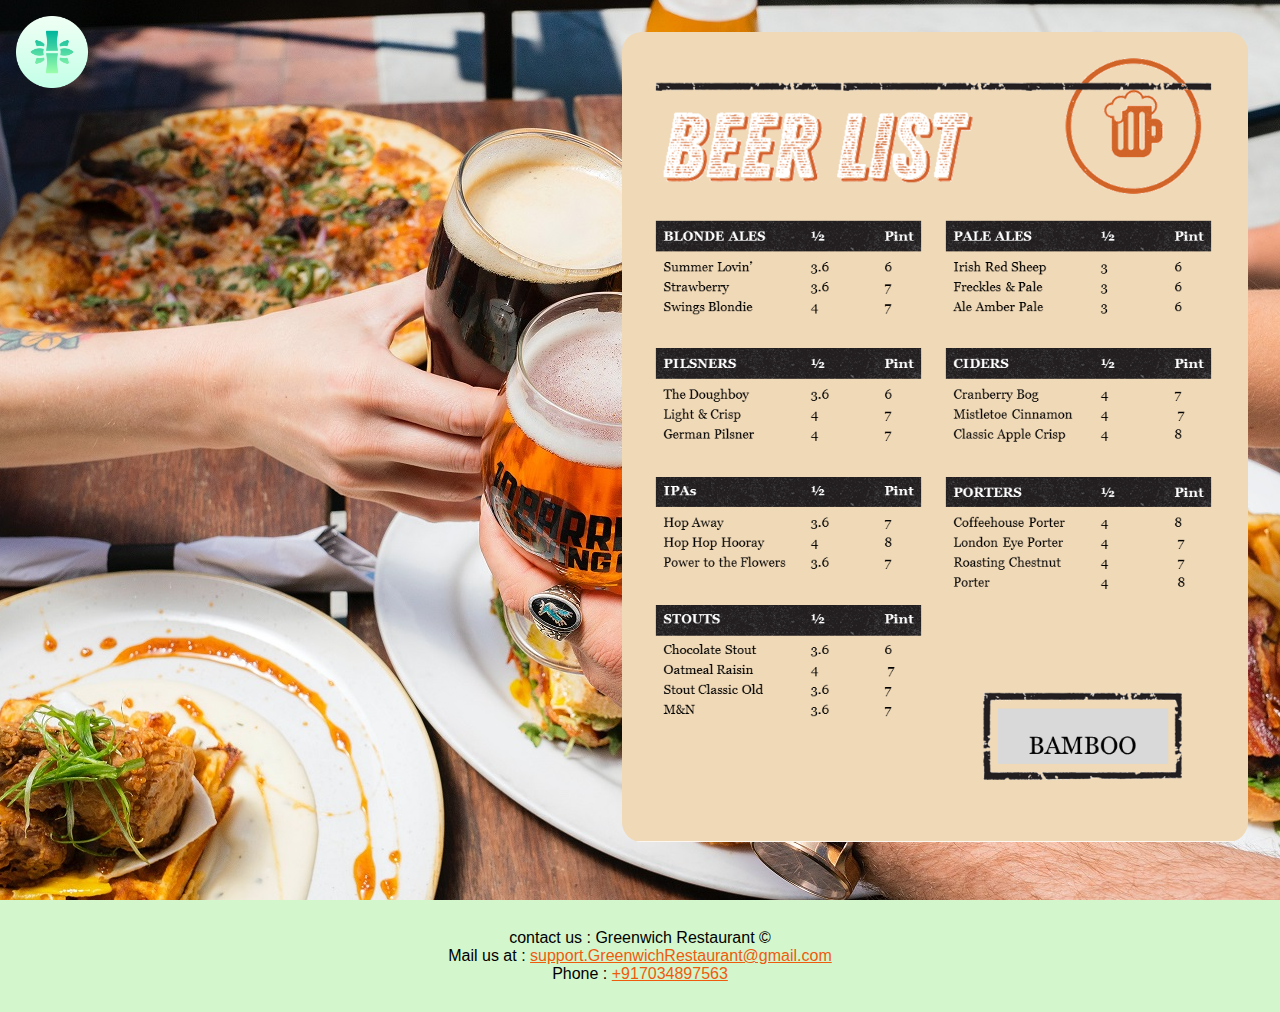
<file: Markup/1_Brewery_Menu.html>
<!DOCTYPE html>
<html lang="en">

<head>
    <meta charset="UTF-8">
    <meta http-equiv="X-UA-Compatible" content="IE=edge">
    <meta name="viewport" content="width=device-width, initial-scale=1.0">
    <title>Brewery Menu</title>
    <link rel="stylesheet" href="../Styles/menu.css">
</head>

<body>

    <header id="menu-1">
        <nav><img id="logo" src="../Assets/Home/logo.png" alt=""></a></nav>
        <main><img src="../Assets/BreweryMenu/Brewery Menu.png" alt=""></main>
    </header>

    <footer id="contact">
        <p id="copyright">contact us : Greenwich Restaurant &copy;</p>
        <p>Mail us at : <a name="mail" href="mailto: support.GreenwichRestaurant@gmail.com">support.GreenwichRestaurant@gmail.com</a></p>
        <p>Phone : <a name="cdf" href="tel: +917017350781 ">+917034897563 </a></p>
    </footer>
    </div>
</body>

</html>
</file>
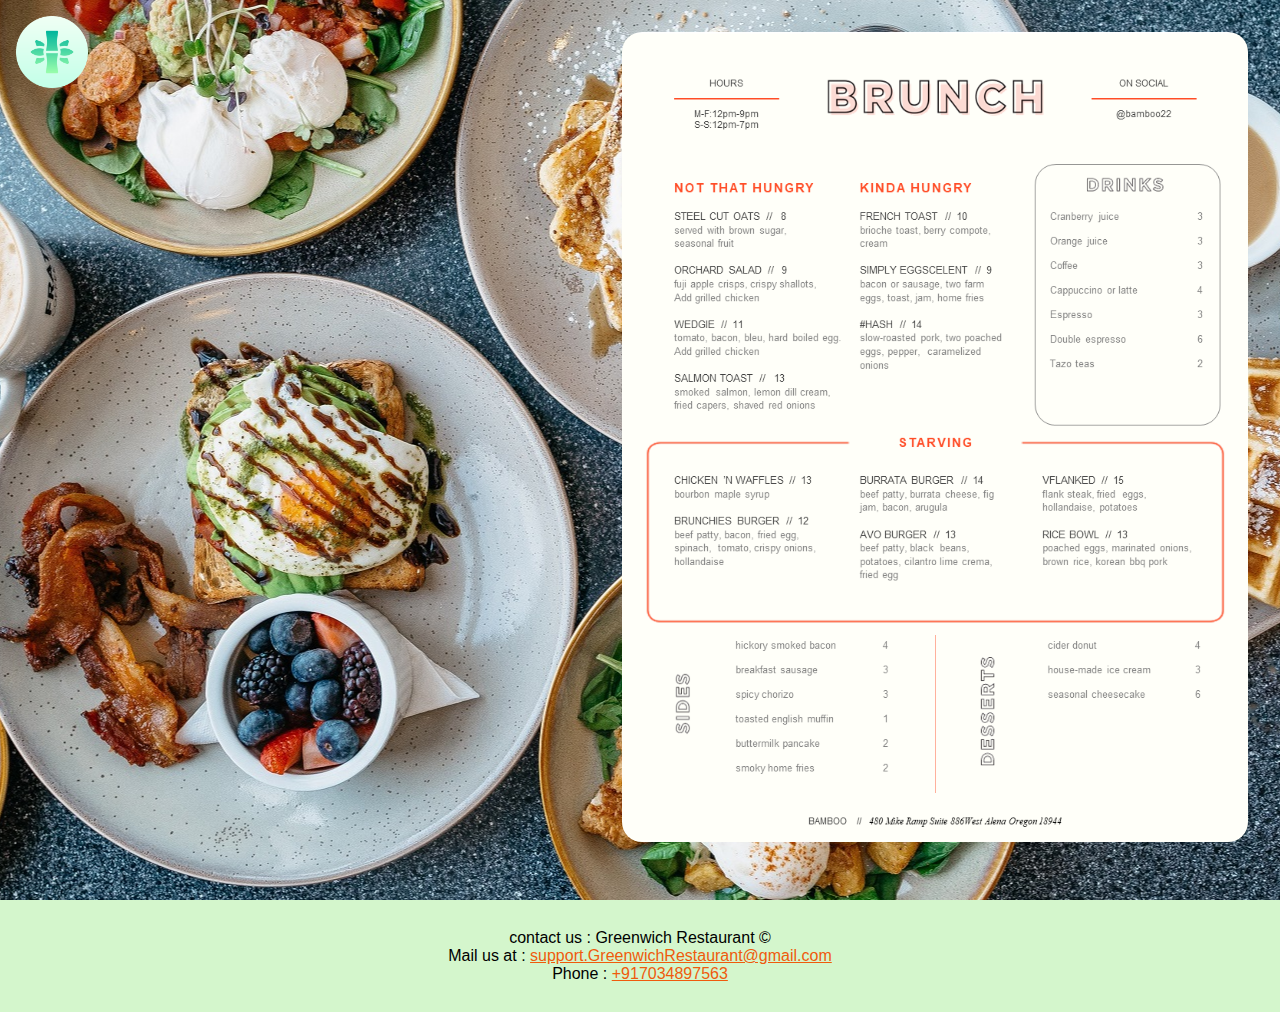
<file: Markup/2_Brunch_Menu.html>
<!DOCTYPE html>
<html lang="en">

<head>
    <meta charset="UTF-8">
    <meta http-equiv="X-UA-Compatible" content="IE=edge">
    <meta name="viewport" content="width=device-width, initial-scale=1.0">
    <title>Brunch Menu</title>
    <link rel="stylesheet" href="../Styles/menu.css">
</head>

<body>
    <header id="menu-2">
        <nav><img id="logo" src="../Assets/Home/logo.png" alt=""></a></nav>
        <main><img src="../Assets/BrunchMenu/Brunch Menu.png" alt=""></main>
    </header>

    <footer id="contact">
        <p id="copyright">contact us : Greenwich Restaurant &copy;</p>
        <p>Mail us at : <a name="mail" href="mailto: support.GreenwichRestaurant@gmail.com">support.GreenwichRestaurant@gmail.com</a></p>
        <p>Phone : <a name="cdf" href="tel: +917017350781 ">+917034897563 </a></p>
    </footer>
</body>

</html>
</file>
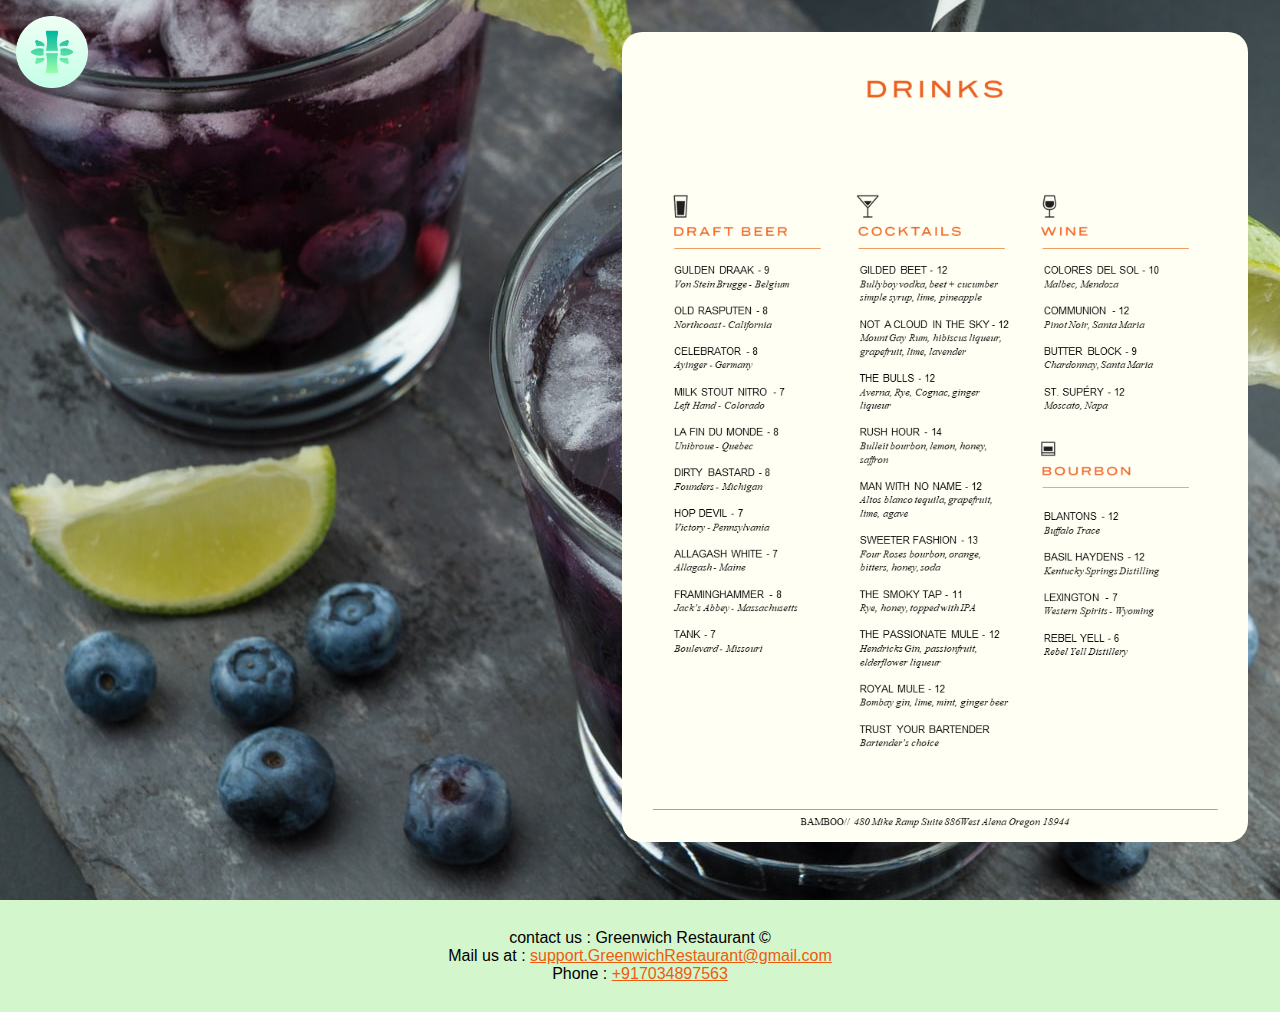
<file: Markup/3_Cocktail_Bar_Menu.html>
<!DOCTYPE html>
<html lang="en">

<head>
    <meta charset="UTF-8">
    <meta http-equiv="X-UA-Compatible" content="IE=edge">
    <meta name="viewport" content="width=device-width, initial-scale=1.0">
    <title>Cocktail Bar Menu</title>
    <link rel="stylesheet" href="../Styles/menu.css">
</head>

<body>
    <header id="menu-3">
        <nav><img id="logo" src="../Assets/Home/logo.png" alt=""></a></nav>
        <main><img src="../Assets/CocktailBarMenu/Cocktail Bar Menu.png" alt=""></main>
    </header>

    <footer id="contact">
        <p id="copyright">contact us : Greenwich Restaurant &copy;</p>
        <p>Mail us at : <a name="mail" href="mailto: support.GreenwichRestaurant@gmail.com">support.GreenwichRestaurant@gmail.com</a></p>
        <p>Phone : <a name="cdf" href="tel: +917017350781 ">+917034897563 </a></p>
    </footer>
</body>

</html>
</file>
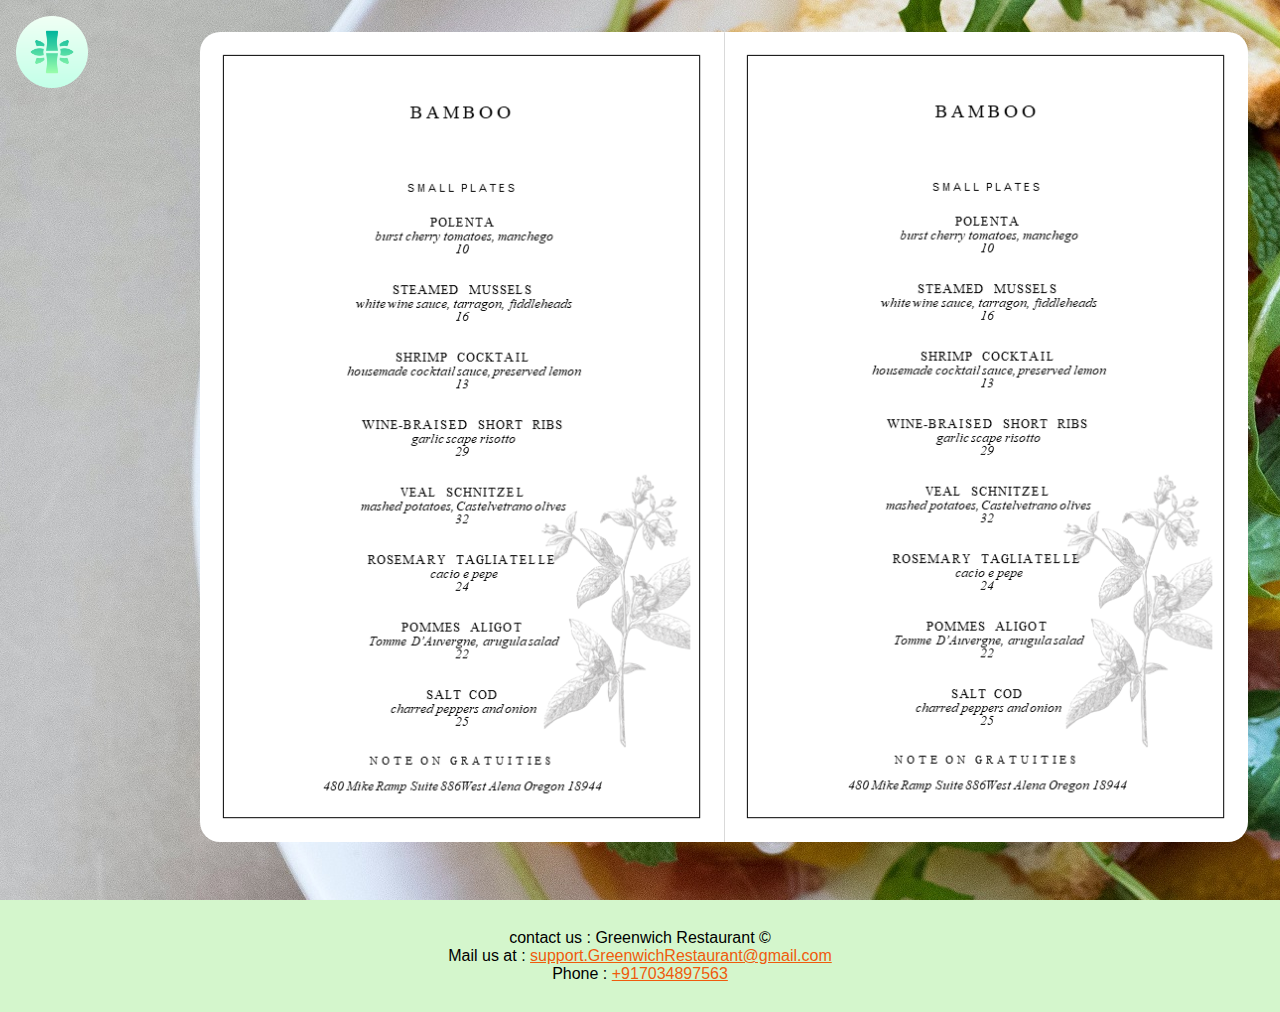
<file: Markup/4_Fine_Dining_Menu.html>
<!DOCTYPE html>
<html lang="en">

<head>
    <meta charset="UTF-8">
    <meta http-equiv="X-UA-Compatible" content="IE=edge">
    <meta name="viewport" content="width=device-width, initial-scale=1.0">
    <title>Fine Dining Menu</title>
    <link rel="stylesheet" href="../Styles/menu.css">
</head>

<body>
    <header id="menu-4">
        <nav><img id="logo" src="../Assets/Home/logo.png" alt=""></a></nav>
        <main><img src="../Assets/FineDiningMenu/Fine Dining Menu.png" alt=""></main>
    </header>

    <footer id="contact">
        <p id="copyright">contact us : Greenwich Restaurant &copy;</p>
        <p>Mail us at : <a name="mail" href="mailto: support.GreenwichRestaurant@gmail.com">support.GreenwichRestaurant@gmail.com</a></p>
        <p>Phone : <a name="cdf" href="tel: +917017350781 ">+917034897563 </a></p>
    </footer>
</body>

</html>
</file>
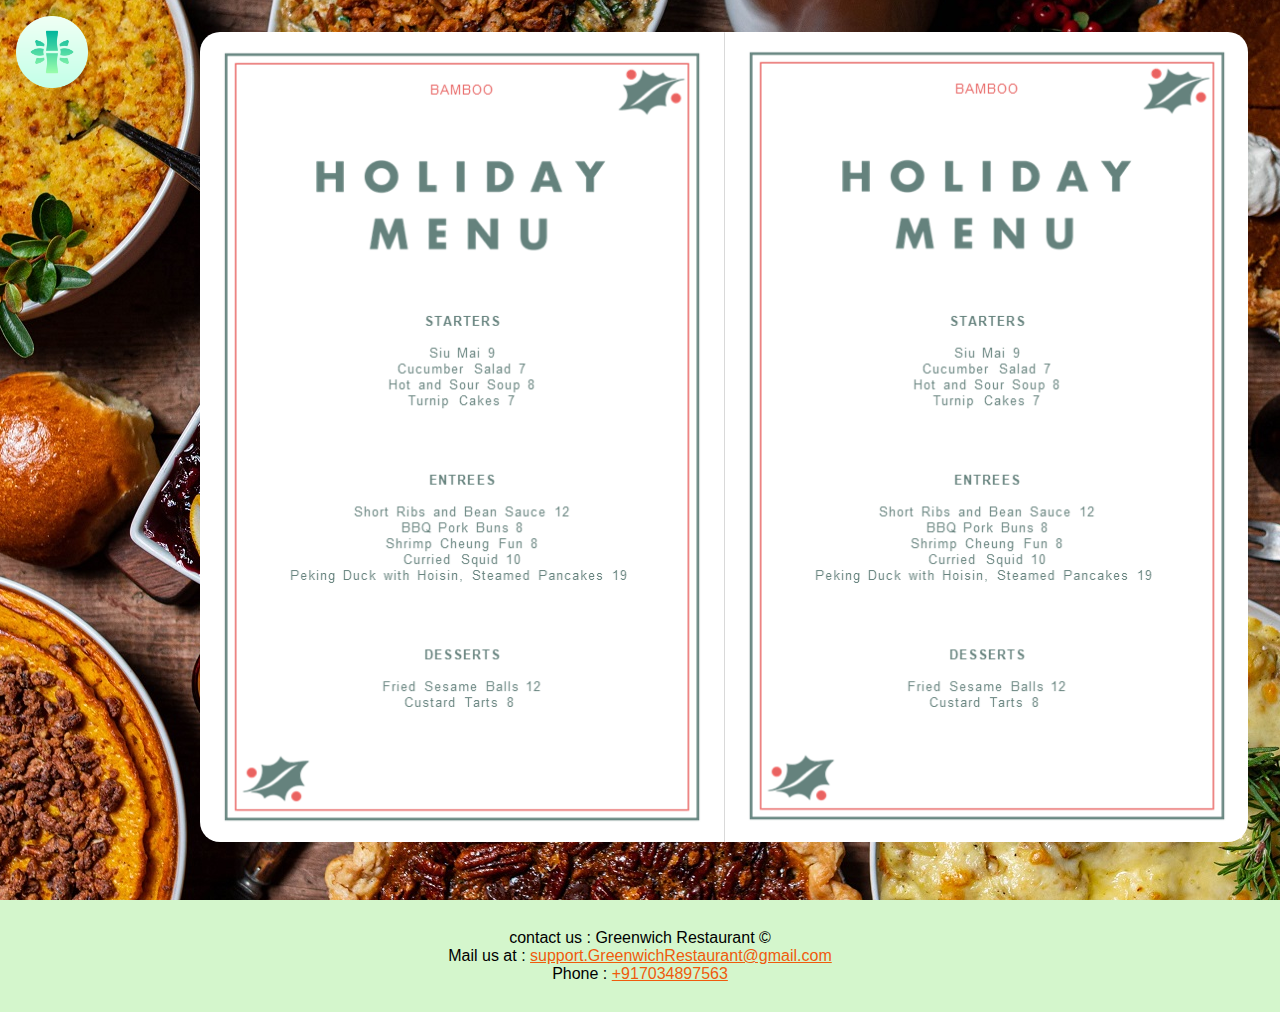
<file: Markup/5_Holiday_Menu.html>
<!DOCTYPE html>
<html lang="en">

<head>
    <meta charset="UTF-8">
    <meta http-equiv="X-UA-Compatible" content="IE=edge">
    <meta name="viewport" content="width=device-width, initial-scale=1.0">
    <title>Holiday Menu</title>
    <link rel="stylesheet" href="../Styles/menu.css">
</head>

<body>
    <header id="menu-5">
        <nav><img id="logo" src="../Assets/Home/logo.png" alt=""></a></nav>
        <main><img src="../Assets/HolidayMenu/Holiday Menu.png" alt=""></main>
    </header>

    <footer id="contact">
        <p id="copyright">contact us : Greenwich Restaurant &copy;</p>
        <p>Mail us at : <a name="mail" href="mailto: support.GreenwichRestaurant@gmail.com">support.GreenwichRestaurant@gmail.com</a></p>
        <p>Phone : <a name="cdf" href="tel: +917017350781 ">+917034897563 </a></p>
    </footer>
</body>

</html>
</file>
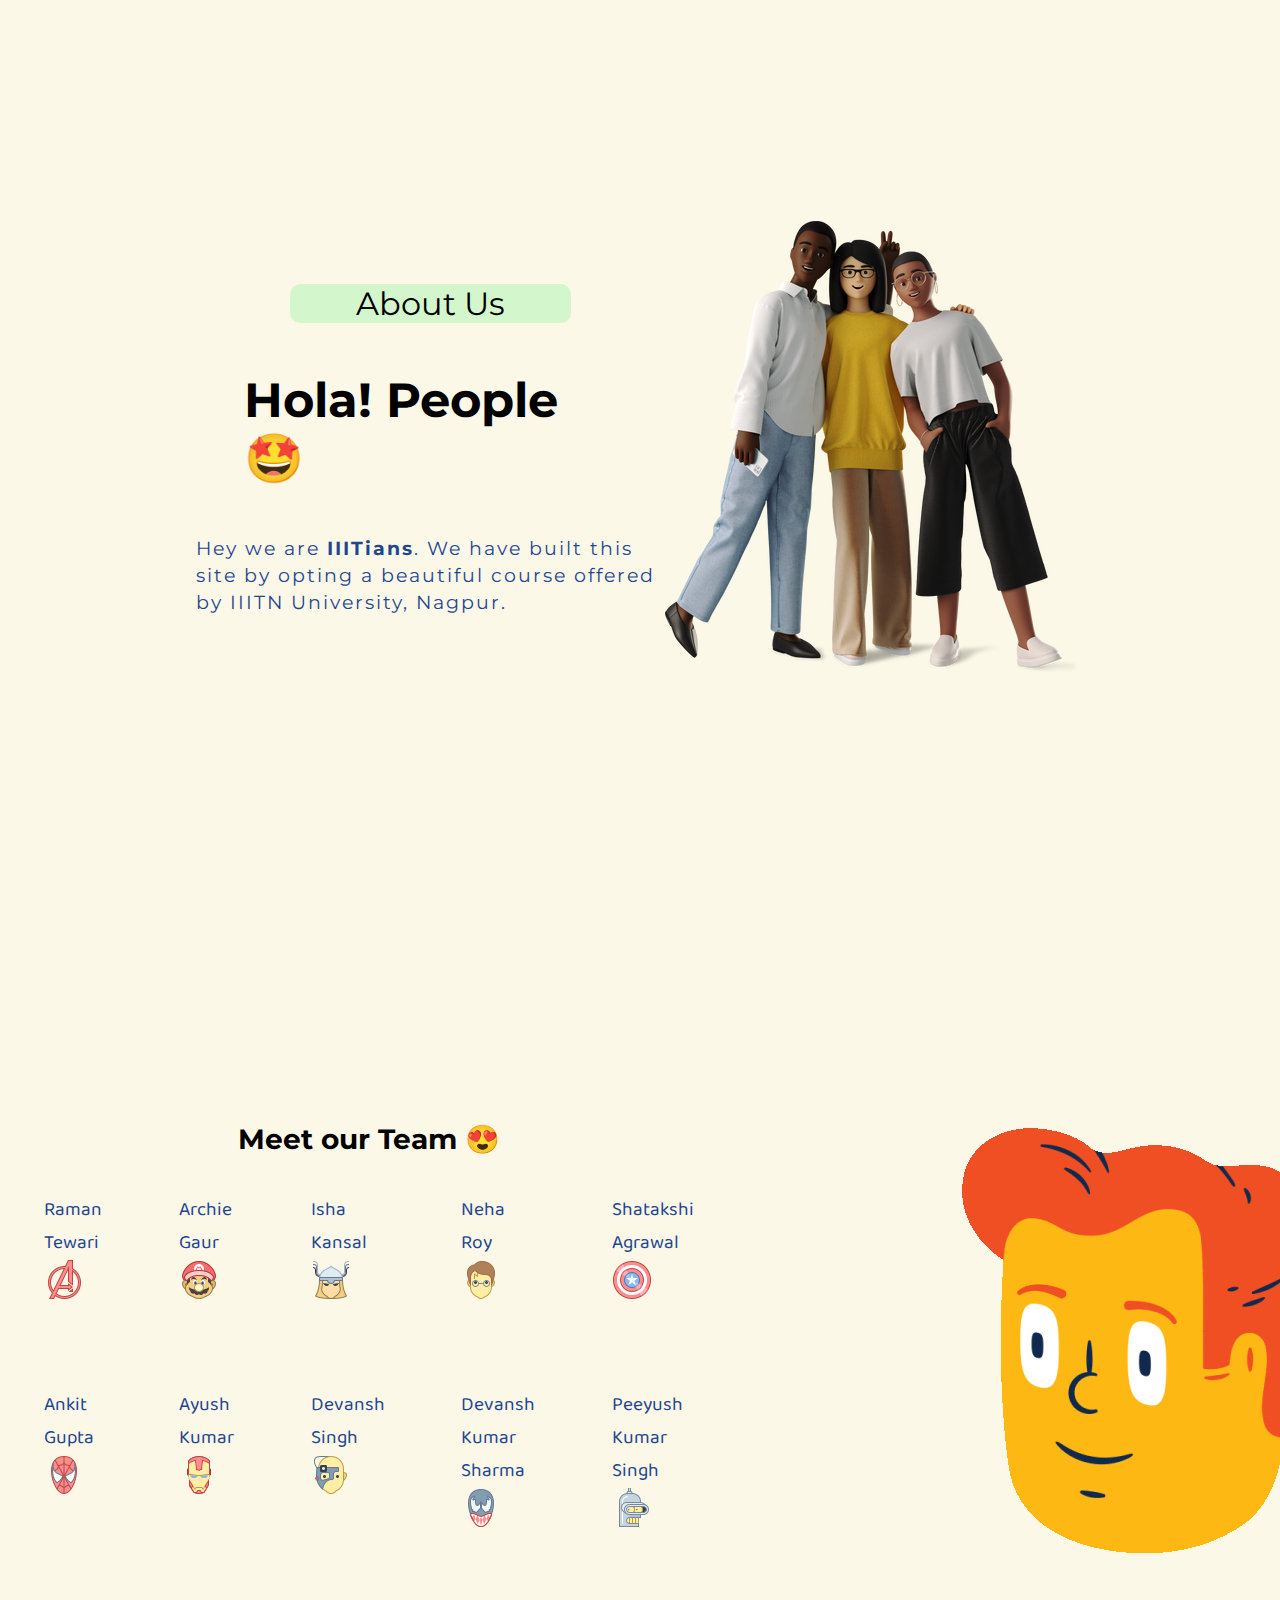
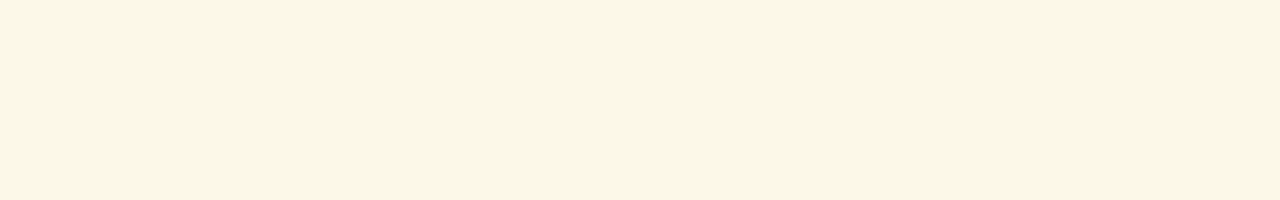
<file: Markup/6_About.html>
<!DOCTYPE html>
<html lang="en">

<head>
    <meta charset="UTF-8">
    <meta http-equiv="X-UA-Compatible" content="IE=edge">
    <meta name="viewport" content="width=device-width, initial-scale=1.0">
    <title>About Us</title>
    <link rel="stylesheet" href="../Styles/about.css">
</head>

<body>
    <header class="page-1">
        <div class="left">
            <div class="about">About Us</div>
            <h1 class="heading">
                Hola! People🤩
            </h1>
            <p class="para">
                Hey we are <strong>IIITians</strong>. We have built this site by opting a beautiful course offered by IIITN
                University, Nagpur.
            </p>
        </div>
        <div class="right">
            <img src="../Assets/About Us/About-main.png" alt="">
        </div>
    </header>

    <header class="page-2">
        <div class="team-section">
            <h1>Meet our Team 😍</h1>
            <ul class="team-mates">
                <li class="team-mates-item">Raman Tewari<img src="../Assets/About Us/naman.png" alt=""></li>
                <li class="team-mates-item">Archie Gaur <img src="../Assets/About Us/Archie.png" alt=""></li>
                <li class="team-mates-item">Isha Kansal <img src="../Assets/About Us/Isha.png" alt=""></li>
                <li class="team-mates-item">Neha Roy <img src="../Assets/About Us/Neha.png" alt=""></li>
                <li class="team-mates-item">Shatakshi Agrawal <img src="../Assets/About Us/Shatakshi.png" alt=""></li>
                <li class="team-mates-item">Ankit Gupta <img src="../Assets/About Us/Ankit.png" alt=""></li>
                <li class="team-mates-item">Ayush Kumar <img src="../Assets/About Us/Ayush.png" alt=""></li>
                <li class="team-mates-item">Devansh Singh <img src="../Assets/About Us/Devansh.png" alt=""></li>
                <li class="team-mates-item">Devansh Kumar Sharma <img src="../Assets/About Us/DevanshK.png" alt=""></li>
                <li class="team-mates-item">Peeyush Kumar Singh <br> <img src="../Assets/About Us/peeyush.png" alt=""></li>
            </ul>
        </div>
        
        <div class="members-gif">
            <img src="../Assets/About Us/Members.gif" alt="">
        </div>
    </header>
</body>

</html>
</file>
<file: Styles/menu.css>
* {
    margin: 0;
    padding: 0;
    box-sizing: border-box;
    /* overflow-x: hidden; */
}

html {
    font-size: 16px;
}

body {
    font-family: 'Montserrat', sans-serif;
}

header {
    height: 100vh;
    width: 100%;
    display: flex;
    justify-content: space-between;
}

nav img {
    width: 4.5em;
    margin: 1em;
}

#logo {
    transition: 0.4s;
}

#logo:hover {
    transform: rotate(360deg);
    transition: 0.4s;
}


main img {
    height: 90%;
    margin: 2em;
    border-radius: 20px;
    
}

main img:hover {
    transform: scale(1.05);
    transition: 0.4s;
}

#menu-1 {
    background: url("../Assets/BreweryMenu/BeerBreweryBG.jpg") no-repeat center;
}

#menu-2 {
    background: url("../Assets/BrunchMenu/BrunchBG.jpg") no-repeat center;
}

#menu-3 {
    background: url("../Assets/CocktailBarMenu/CocktailBG.jpg") no-repeat center;
}

#menu-4 {
    background: url("../Assets/FineDiningMenu/FineBG.jpg") no-repeat center;
}

#menu-5 {
    background: url("../Assets/HolidayMenu/HolidayBG.jpg") no-repeat center;
}


footer {
    display: flex;
    flex-direction: column;
    justify-content: center;
    align-items: center;
    width: 100%;
    margin: 0 auto;
    height: 7em;
    background: #D4F6CC;
}

footer a {
    color: #EF5B0C;
}

footer a:hover {
    color: #1F4690;
}

@media (max-width:660px) {

    *{
        overflow-x: hidden;
    }
    html {
        font-size: 10px;
    }

    header {
        flex-direction: column;
        width: 100%;
        align-items: center;
        justify-content: space-between;

    }

    nav {
        /* border: 2px solid red; */
        display: inline-block;
        width: 100%;
        height: 10%;
    }

    main {
        width: 100%;
    }

    main img {
        width: 100%;
        margin: 0 auto;
        padding: 1em;
    }
    footer{
        width: 100%;
    }
}
</file>
<file: Styles/about.css>
@import url('https://fonts.googleapis.com/css2?family=Baloo+Bhaijaan+2:wght@400;500;600&family=Montserrat:wght@300;400;500&family=Nunito:wght@300&family=The+Nautigal&display=swap');

* {
    margin: 0;
    padding: 0;
    box-sizing: border-box;
    font-family: "Montserrat";
    /* overflow-x: hidden; */
}

html {
    font-size: 16px;
}

body {
    font-size: 14px;
    background-color: #FCF8E8;
    width:-1000px;
}

header {
    width: 100%;
    height: 100vh;
}

.page-1 {
    display: flex;
    max-width: 1000px;
    justify-content: space-between;
    align-items: center;
    padding: 0 4em;
    margin: 0 auto;
}

.about {
    margin: 0 auto;
    text-align: center;
    width: 60%;
    font-size: 2rem;
    background-color: #D4F6CC;
    border-radius: 10px;
}

.heading {
    font-size: 3rem;
    margin: 1em;
}

.para {
    color: #1F4690;
    font-size: 1.2rem;
    line-height: 1.7rem;
    letter-spacing: 2px;
}

.page-2 {
    display: flex;
    justify-content: space-between;
    align-items: center;
    width: 100%;
}

.team-section {
    width: 50%;
    margin: 0 3.5em;
    /* border: 2px solid red; */
    display: flex;
    flex-direction: column;
    align-items: center;
}

.team-mates {
    list-style: none;
    display: grid;
    grid-template-columns: 1fr 2fr 3fr 4fr 5fr;

}

.team-mates-item {
    padding: 2em;
    font-size: 1.2rem;
    color: #1F4690;
    font-family: 'Baloo Bhaijaan 2', cursive;
}

.team-mates-item:hover {
    transition: 0.4s;
    transform: scale(1.2);
}

.team-mates-item img {
    transition: 0.4s;
}

.team-mates-item img:hover {
    transition: 0.4s;
    transform: rotate(360deg);
}

@media (max-width:660px) {
    * {
        overflow-x: hidden;
    }

    html {
        font-size: 10px;
    }

    .page-1 {
        flex-direction: column;
        max-width: 400px;
    }

    .page-1 .about {
        margin-top: 1em;
    }

    .page-2 {
        flex-direction: column-reverse;
        justify-content: space-between;
        height: 200vh;
    }

    .page-2 .members-gif img {
        margin: 0;
        height: fit-content;
        overflow: hidden;
        /* border: 2px solid steelblue; */
    }


    .team-section h1 {
        margin: 3em auto;
        text-align: center;
    }

    .team-mates {
        display: grid;
        grid-template-columns: 1fr 1fr;
        margin: 1em auto;
        overflow: hidden;
    }
}
</file>
